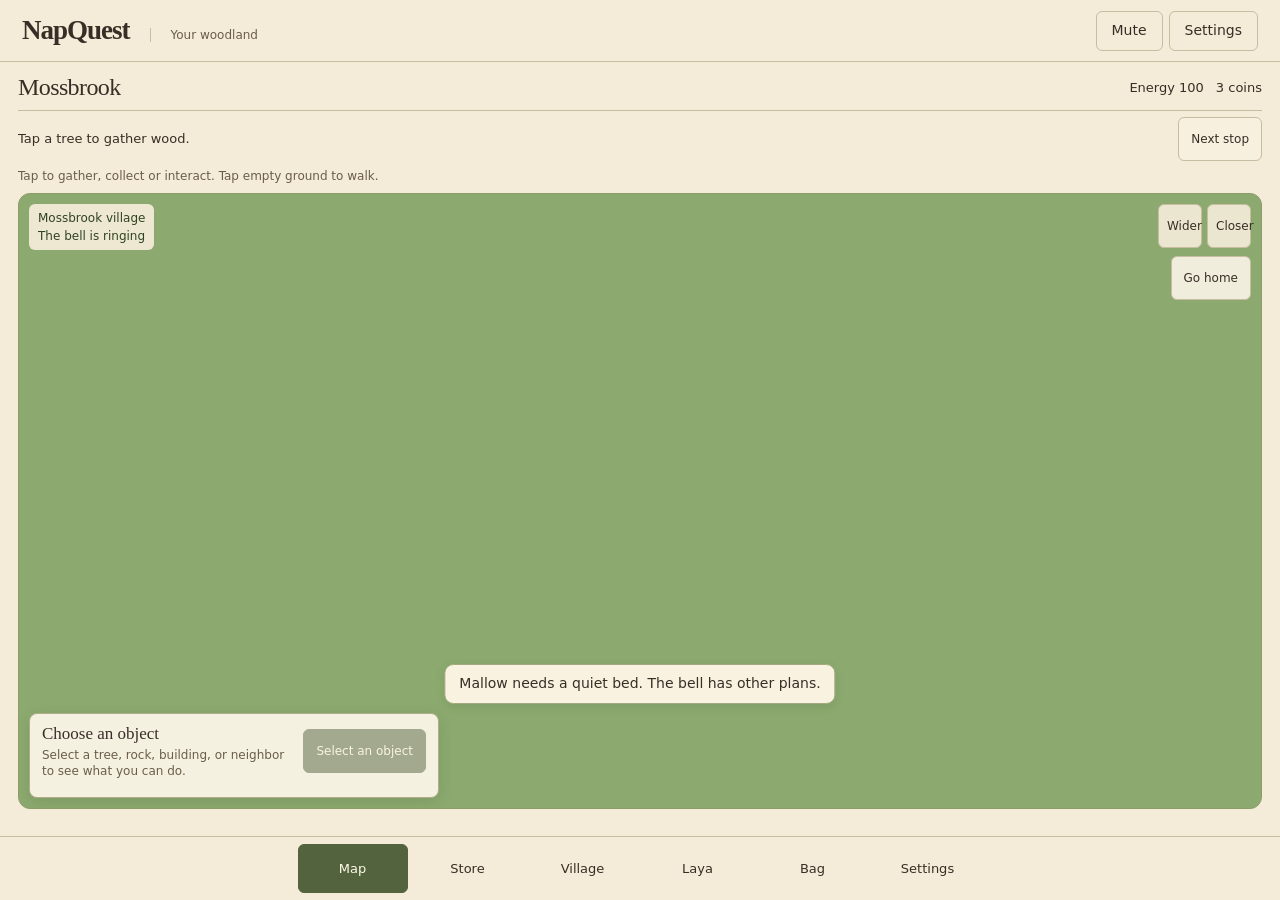
<file: web/explore.html>
<!doctype html>
<html lang="en"><head><meta charset="utf-8"><meta name="viewport" content="width=device-width,initial-scale=1,viewport-fit=cover"><title>NapQuest · Your woodland</title><link rel="icon" href="assets/mallow.png"><link rel="stylesheet" href="explore.css?v=4"><link rel="stylesheet" href="play-ui.css?v=4"></head>
<body data-page="map">
<header class="topbar"><a class="brand" href="./">NapQuest<span>Your woodland</span></a><div class="top-actions"><button id="mute-all" aria-pressed="false">Mute</button><button id="open-settings">Settings</button></div></header>
<main class="game-layout">
<section class="world-column" aria-label="Game world">
 <div class="chapter-line"><div><span id="chapter"></span><h1 id="quest-title">Mossbrook</h1></div><span id="energy">Energy 100</span><span id="hud-coins">3 coins</span></div>
 <div class="goal-ribbon"><p id="map-objective">Tap a tree to gather wood.</p><button id="story-route">Next stop</button></div>
 <p class="world-instructions">Tap to gather, collect or interact. Tap empty ground to walk.</p>
 <div id="viewport" class="world-viewport" tabindex="0" aria-label="Woodland map. Tap an object to walk over and interact. WASD or arrows to move.">
  <canvas id="terrain"></canvas><div id="cast" aria-hidden="true"></div><canvas id="foreground"></canvas><div id="map-markers" aria-hidden="true"></div>
  <div class="map-status"><span id="location">Mossbrook village</span><span id="bell-state">The bell is ringing</span></div>
  <button id="go-home" class="go-home">Go home</button><div class="zoom-controls" aria-label="Map zoom"><button id="zoom-out" aria-label="Zoom out">Wider</button><button id="zoom-in" aria-label="Zoom in">Closer</button></div>
  <div id="action-progress" class="action-progress" hidden><span id="action-progress-text"></span><progress id="action-meter" max="1" value="0"></progress></div>
  <div id="level-toast" class="level-toast" role="status" hidden></div><div id="dialogue" class="dialogue" role="status">Mallow needs a quiet bed. The bell has other plans.</div>
  <div id="placement-toolbar" hidden><strong id="placement-label"></strong><button id="confirm-placement">Place here</button><button id="cancel-placement">Cancel</button></div>
  <div id="resource-pop" class="resource-pop" aria-hidden="true"></div>
  <div id="mobile-pad" class="mobile-pad" aria-label="Movement controls"><button data-direction="up" aria-label="Move north">↑</button><div><button data-direction="left" aria-label="Move west">←</button><button data-direction="down" aria-label="Move south">↓</button><button data-direction="right" aria-label="Move east">→</button></div></div>

 <section class="interaction-panel" aria-label="Selected object"><div><h2 id="target-name">Choose an object</h2><p id="target-detail">Select a tree, rock, building, or neighbor to see what you can do.</p></div><button id="interact" disabled>Select an object</button><div id="target-actions" class="target-actions"></div></section>
  <section id="home-scene" class="home-scene" aria-label="Inside Mallow's home" hidden>
   <img src="assets/mallow-bedroom.png" alt="Mallow asleep in his bed inside the hollow tree, under a leaf blanket, with his bag hanging from the bedpost.">
   <div class="home-heading"><span>Inside Mallow's hollow</span><h2 id="rest-title">Getting comfortable…</h2></div>
   <div class="home-footer"><p id="rest-description">Mallow has put down his bag and curled up in bed.</p><button id="wake">Wake up & go outside</button></div>
  </section>
 </div>
 <div class="status-strip"><span id="coordinates"></span><span id="model-state"></span><span id="save-state"></span></div>
</section>
<aside id="play-panel" aria-label="Game controls" hidden>
 <div class="panel-heading"><h2 id="panel-title">Village</h2><button id="close-panel" aria-label="Close panel and return to map">Back to map</button></div>
 <div class="panel-content">
 <div data-page="store" hidden><p id="store-balance"></p><div class="store-tabs" aria-label="Store categories"><button data-shop-tab="structures" aria-pressed="true">Structures</button><button data-shop-tab="artifacts" aria-pressed="false">Artifacts</button><button data-shop-tab="supplies" aria-pressed="false">Supplies</button></div><div id="store-items"></div><button id="store-sell" hidden>Sell 2 berries at the market · earn 1 coin</button><details id="recipes-disclosure" hidden><summary>Workbench recipes</summary> <section id="craft-panel" class="craft-panel" hidden><h2>At the workbench</h2><button data-craft="muffler">Craft bell muffler <small>Uses 2 fiber + 1 honey</small></button><button data-craft="picnic">Pack a picnic <small>Uses 2 berries + 1 food</small></button></section></details><details class="material-recipes"><summary>Craft structures with materials instead</summary> <section class="tools-panel"><h2>Build your village</h2><div id="build-catalog" class="tool-grid"></div><p id="build-hint" class="hint">Choose an unlocked building, select nearby empty ground, then confirm Place here. Walls stay selected so you can place a line. Select damaged walls to repair them.</p></section></details></div>
 <div data-page="village" hidden> <section class="village-panel"><h2 id="village-level">Humble hollow · level 1 / 5</h2><p id="upgrade-cost"></p><button id="upgrade-home">Upgrade home</button><p id="next-unlocks" class="hint"></p><p id="raid-preview"></p><div id="raid-state"></div><div class="tool-grid"><button id="start-raid">Start village raid</button><button id="defend" hidden>Shoo nearby raiders</button></div><p class="hint">Raids start when you choose. Walls absorb attacks; gates let friendly traffic through. Boars can break them. Defenders recover after each battle.</p></section> <section class="army-panel"><h2>Your defenders</h2><p id="troop-status"></p><div id="troop-buttons" class="tool-grid"></div><p id="army-roster" class="hint"></p></section> <section class="industry-panel"><h2>Village production</h2><p id="production-status"></p><p class="hint">Mines work while this village is open. Select a mine, walk over and collect. Stock is saved, with no offline catch-up.</p></section> <section class="evolution-panel" aria-label="Home progression"><div id="home-evolution" class="home-evolution"></div><p id="progression-detail" aria-live="polite"></p></section></div>
 <div data-page="laya" hidden> <section class="laya-panel"><h2>Give Laya a continuing project</h2><div class="goal-presets"><button data-goal="Upgrade my home to level 5. Gather materials, earn coins, rest when needed, and keep working until my home reaches level 5.">Home level 5</button><button data-goal="Explore new woodland. Buy or eat food to keep going, and return home before energy runs out.">Explore safely</button><button data-goal="Work and earn 10 additional coins. Keep working until you have earned all 10 coins.">Earn 10 coins</button><button data-goal="Spend all my coins buying things at the market.">Spend my coins</button></div><p id="project-status" role="status">Choose a goal to see its progress.</p><label for="goal">His ambition</label><textarea id="goal" maxlength="280" rows="3">Quiet the village bell, go inside my home, and enjoy a peaceful nap with as little work as possible.</textarea><button id="autoplay" class="primary">Let Laya take over</button><p id="ai-choice" class="hint">Ask Laya to earn coins, build, train, gather, shop, craft, plant, clear land, move assets, repair or fight. It gathers prerequisites and saves its progress. Move or click the map to take control.</p><p id="ai-location" class="hint" role="status">Checking where Laya is running...</p></section> <section class="story-panel"><h2 id="guide-title">What to do next</h2><h3 id="next-task"></h3><p id="next-description"></p><ol id="quest-steps" class="quest-steps"></ol><details><summary>Optional village story</summary><p id="quest-text"></p><p id="quest-hint" class="hint"></p></details></section> <details id="journal"><summary>The afternoon so far</summary><ol id="events"></ol></details>
</div>
 <div data-page="bag" hidden><h3>Your resources</h3><div id="inventory" class="inventory" aria-label="Inventory"></div><p id="resource-use" class="resource-use">Select a resource to see its uses.</p><h3>Artifacts</h3><div id="owned-artifacts"></div><div id="compass-results"></div> <section class="rest-tools"><h2>Need a break?</h2><div class="tool-grid"><button id="eat">Eat a snack</button><button id="nap">Nap on the grass</button></div></section><div id="bee-escort" hidden><p>Your bee coworkers escort this shift.</p><button id="dismiss-bees">Send coworkers back</button></div><button id="plant">Plant a berry seed</button></div>
 <div data-page="settings" hidden><div class="settings-shortcuts" aria-label="Settings sections"><button data-settings-section="settings-layout">Layout</button><button data-settings-section="settings-sound">Sound</button><button data-settings-section="settings-play">Play</button></div>
  <section id="settings-sound"><h3>Sound</h3><p>Mute everything from the top bar, or adjust the mix here.</p><div class="setting-row"><button id="sound-toggle" aria-pressed="true">Effects on</button><button id="ambience-toggle" aria-pressed="true">Ambience on</button></div></section>
  <section id="settings-play"><h3>Play preferences</h3><label class="setting-row" for="nap-duration">Wake after <select id="nap-duration"><option value="5">5 seconds</option><option value="7" selected>7 seconds</option><option value="10">10 seconds</option></select></label><label class="setting-row" for="tap-actions">Tap to gather automatically <input id="tap-actions" type="checkbox" checked></label><label class="setting-row" for="movement-pad">Show movement buttons <input id="movement-pad" type="checkbox"></label><p class="hint">Sleep ends automatically. Markets, jobs and paid repairs still show their choices first.</p></section>
  <section id="settings-layout"><h3>Arrange your village</h3><p>Move home, buildings and woodland assets without paying again. Select an asset, choose empty ground, then confirm. Entrances stay reachable.</p><button id="edit-layout">Edit village layout</button><div id="layout-assets"></div><button id="undo-layout" disabled>Undo last move</button></section>
  <section><h3>Your saved woodland</h3><p id="save-note">Progress saves automatically on this browser.</p><button id="save">Save now</button><details><summary>Start over</summary><p>A new world replaces this world's saved progress.</p><button id="new-world">New world</button></details></section>
  <section><button id="help-toggle" aria-expanded="false">How to play</button> <div id="help" class="help" hidden><h2>Your village, your next goal</h2><p>Play by hand, or choose a continuing Laya project: upgrade home to level 5, explore safely, or spend your coins. Build structures by choosing a recipe, selecting nearby ground, and confirming its preview. Gardens grow berries for food and money. Home level 2 unlocks mines, walls, gates and towers. Level 3 unlocks barracks and guards; level 4 adds rangers and cannons. Level 5 unlocks the Goose Captain siege. Collect mine stock, recruit defenders and repair damaged walls before challenging a raid. A level 2 home has a soundproof bedroom for recharging.</p><h3>The optional quiet-bell story</h3><p>The bell rings every eight seconds. A wax-and-fiber muffler will stop it. The beekeeper has honey wax, across a broken river bridge.</p><ol><li>Chop two trees and mine one rock. This gives 4 wood, 2 fiber, and 2 stone.</li><li>Repair the crossing with the wood and stone. Cross the river and accept the beekeeper's honey job.</li><li>At a workbench, craft the muffler with 2 fiber and 1 honey. Fit it to the village bell.</li><li>Enter your hollow tree and take a proper nap. You can keep playing afterward.</li></ol><p>Tap trees, rocks and stocked mines to walk over and gather. Shops, jobs and repairs open choices before spending or accepting. E repeats the selected action. Clicking empty ground walks there. Moving cancels a task.</p><p>Free honey comes with three bee coworkers. Stealing Kevin's picnic starts a goose chase. Building and planting are optional. New terrain and resources appear as you explore; the story stays around the village.</p><span id="chunks"></span></div></section>
  <footer><a id="practice-link" href="?practice=1">Separate practice story</a><a href="?defense=5">Supplied level 5 siege</a></footer>
 </div>
 </div>
</aside></main>
<nav class="game-nav" aria-label="Game navigation"><button data-page-link="map" aria-current="page">Map</button><button data-page-link="store">Store</button><button data-page-link="village">Village</button><button data-page-link="laya">Laya</button><button data-page-link="bag">Bag</button><button data-page-link="settings">Settings</button></nav>
<script type="module" src="explore.js?v=4"></script></body></html>
</file>
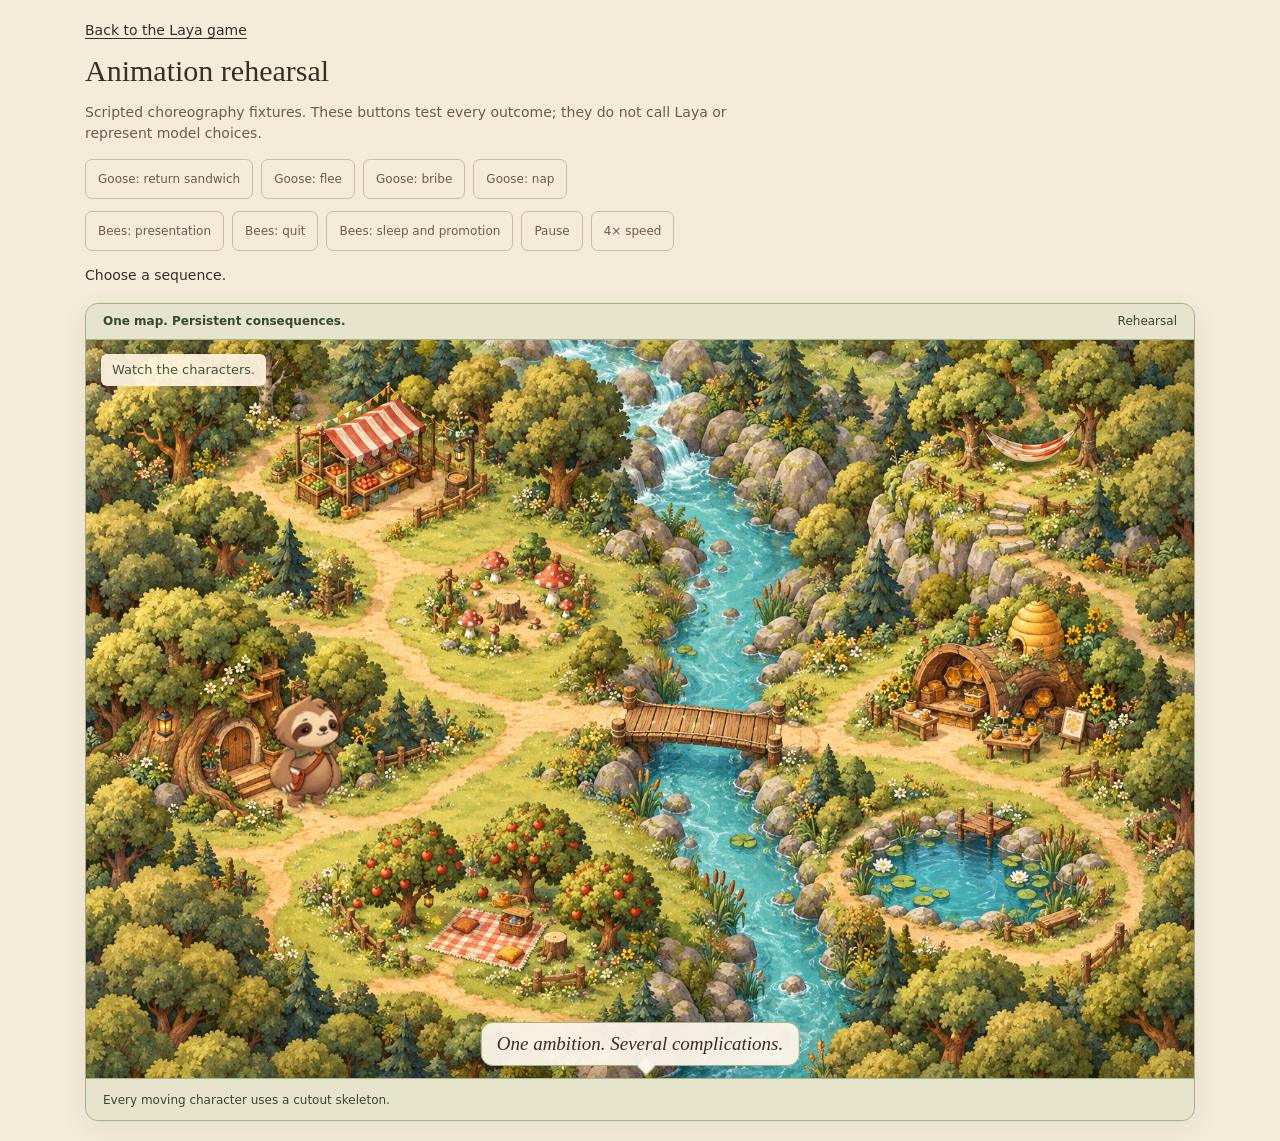
<file: web/lab.html>
<!doctype html><html lang="en"><head><meta charset="utf-8"><meta name="viewport" content="width=device-width,initial-scale=1"><title>NapQuest · Animation rehearsal</title><link rel="stylesheet" href="adventure.css?v=3"><style>main{max-width:1150px;padding:20px}.lab-controls{display:flex;flex-wrap:wrap;gap:8px;margin:12px 0}.lab-controls button{min-height:40px}.map-shell{width:100%!important}.lab-note{max-width:75ch;color:var(--muted)}.lab-status{min-height:24px}h1{font:30px var(--serif);margin:0}.lab-link{display:inline-block;margin-bottom:12px}@media(max-width:600px){main{padding:12px}h1{font-size:24px}.lab-controls button{font-size:11px;padding:5px 7px}}</style></head><body><main><a class="lab-link" href="/">Back to the Laya game</a><h1>Animation rehearsal</h1><p class="lab-note">Scripted choreography fixtures. These buttons test every outcome; they do not call Laya or represent model choices.</p><div class="lab-controls" aria-label="Goose outcomes"><button class="ghost" data-goose="return">Goose: return sandwich</button><button class="ghost" data-goose="run">Goose: flee</button><button class="ghost" data-goose="bribe">Goose: bribe</button><button class="ghost" data-goose="nap">Goose: nap</button></div><div class="lab-controls" aria-label="Bee outcomes"><button class="ghost" data-bees="pitch">Bees: presentation</button><button class="ghost" data-bees="quit">Bees: quit</button><button class="ghost" data-bees="sleep">Bees: sleep and promotion</button><button class="ghost" id="lab-pause">Pause</button><button class="ghost" id="lab-speed">4× speed</button></div><p id="lab-status" class="lab-status" role="status">Choose a sequence.</p><section class="map-shell" aria-label="Animation stage"><div class="map-top"><span>One map. Persistent consequences.</span><span id="lab-progress">Rehearsal</span></div><div id="world" class="world"><img class="world-art" src="assets/woodland-painted.png" alt="A coherent painted woodland with orchard, home, market, bridge, duck pond, and bee workplace."><div id="actor"></div><div id="scene-name" class="scene-name">Watch the characters.</div><div id="speech" class="speech">One ambition. Several complications.</div></div><div class="map-bottom"><span id="lab-caption">Every moving character uses a cutout skeleton.</span></div></section></main><script type="module" src="lab.js"></script></body></html>
</file>
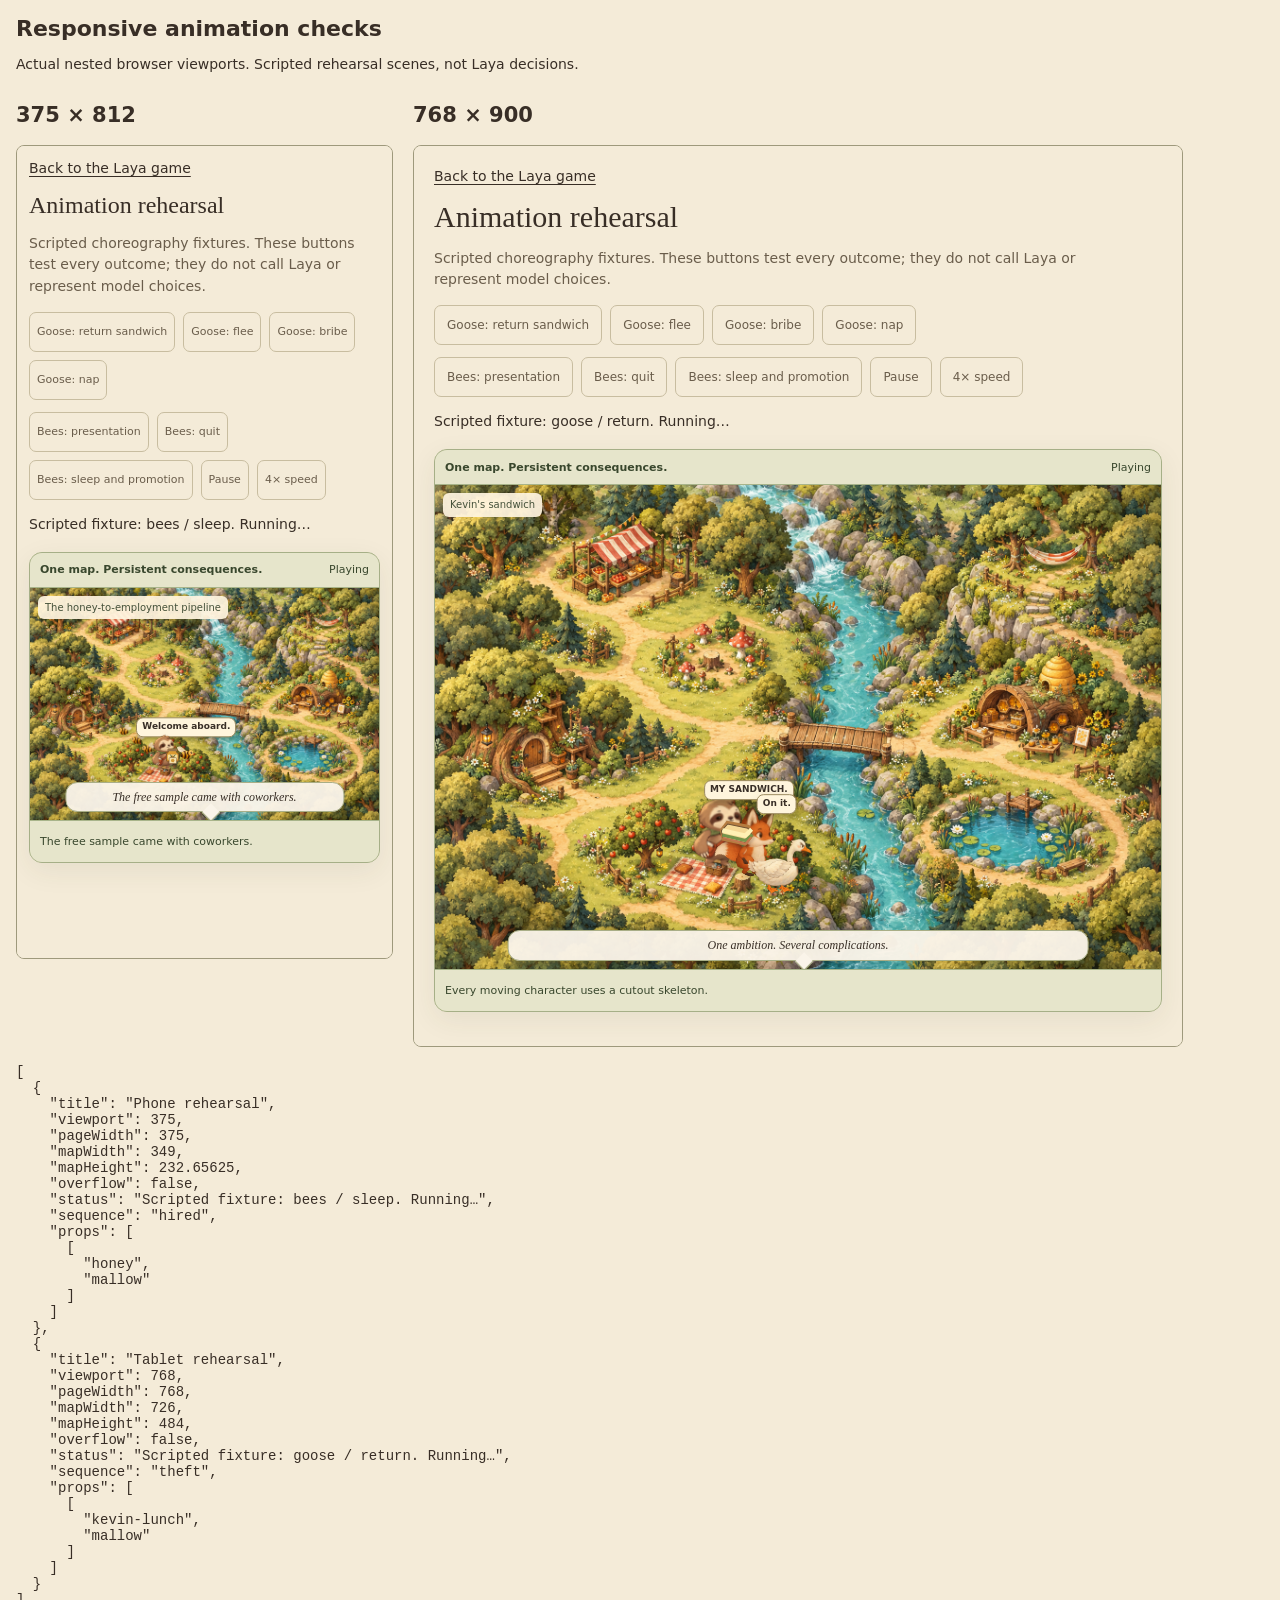
<file: web/responsive-check.html>
<!doctype html><html lang="en"><head><meta charset="utf-8"><title>NapQuest responsive fixtures</title><style>body{background:#f4ebd8;font:14px system-ui;color:#382e26;margin:16px}.screens{display:flex;gap:20px;align-items:flex-start}iframe{border:1px solid #9e997c;border-radius:8px;background:#f4ebd8}h1{font-size:22px}p{max-width:70ch}</style></head><body><h1>Responsive animation checks</h1><p>Actual nested browser viewports. Scripted rehearsal scenes, not Laya decisions.</p><div class="screens"><section><h2>375 × 812</h2><iframe title="Phone rehearsal" width="375" height="812" src="lab.html?auto=bees&action=sleep"></iframe></section><section><h2>768 × 900</h2><iframe title="Tablet rehearsal" width="768" height="900" src="lab.html?auto=goose&action=return"></iframe></section></div><pre id="layout-metrics" aria-label="Responsive measurements">Waiting for frames.</pre><script>
function measure(){
 const reports=[...document.querySelectorAll('iframe')].map(f=>{
  const d=f.contentDocument;if(!d?.querySelector('.world'))return {title:f.title,loading:true};
  const r=d.querySelector('.world').getBoundingClientRect();
  return {title:f.title,viewport:f.contentWindow.innerWidth,pageWidth:d.documentElement.scrollWidth,mapWidth:r.width,mapHeight:r.height,overflow:d.documentElement.scrollWidth>f.contentWindow.innerWidth,status:d.querySelector('#lab-status')?.textContent,sequence:d.querySelector('#world').dataset.sequence,props:[...d.querySelectorAll('[data-prop]')].map(p=>[p.dataset.prop,p.dataset.owner])};
 });document.querySelector('#layout-metrics').textContent=JSON.stringify(reports,null,2);
}setInterval(measure,1000);
</script></body></html>
</file>
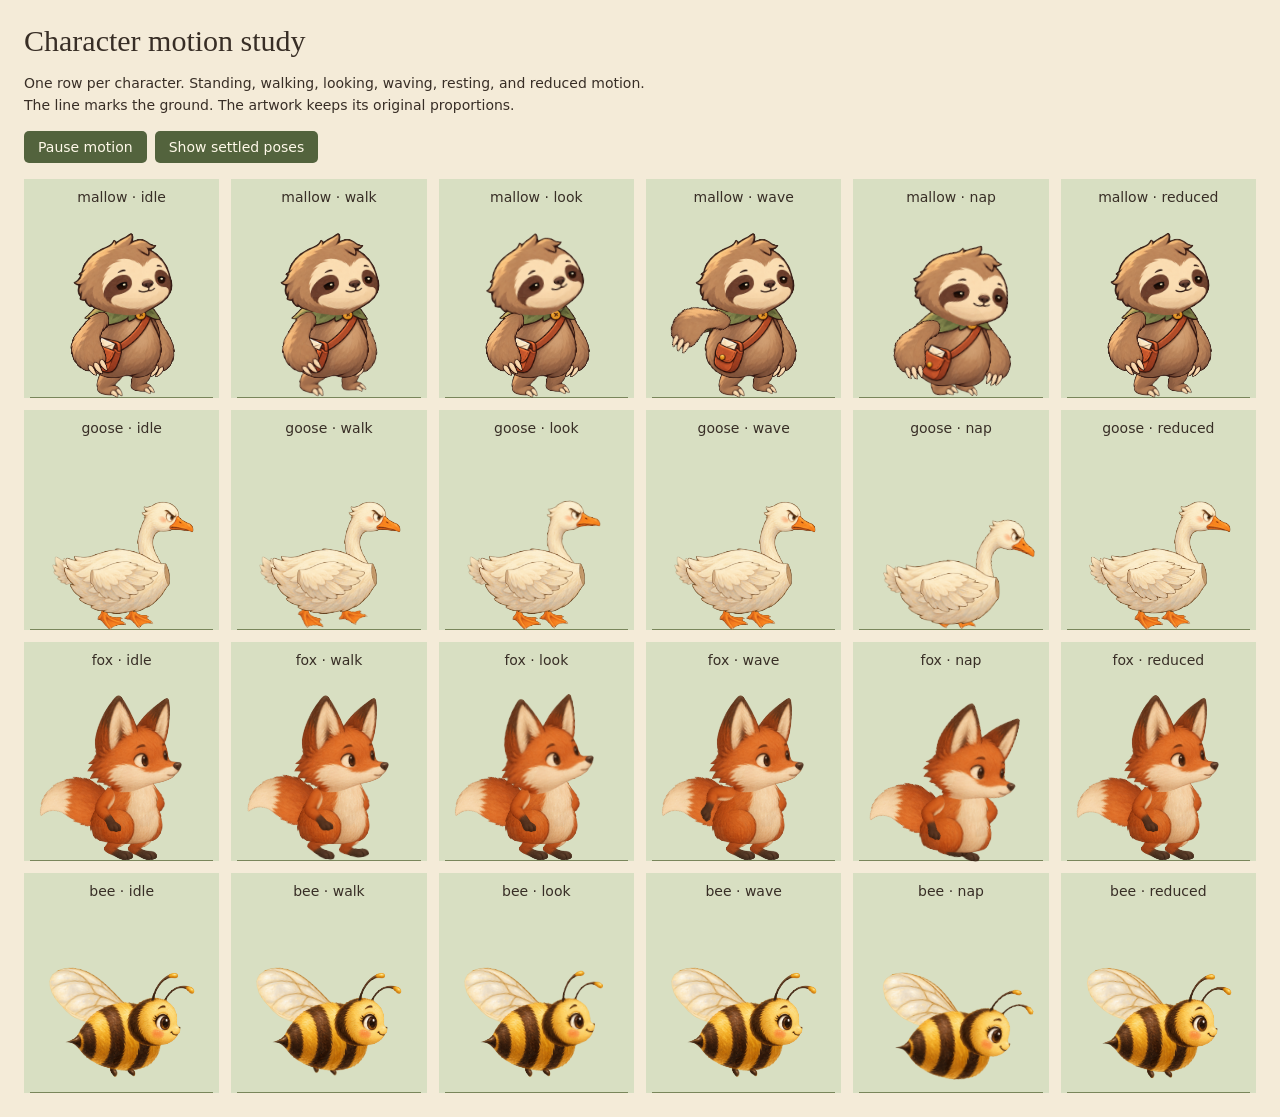
<file: web/rig-preview.html>
<!doctype html>
<html lang="en"><meta charset="utf-8"><meta name="viewport" content="width=device-width,initial-scale=1">
<title>NapQuest character motion study</title>
<style>
*{box-sizing:border-box}body{margin:24px;background:#f4ebd8;color:#382e26;font:14px system-ui}h1{font:30px Georgia;margin:0 0 12px}p{max-width:70ch;line-height:1.6}button{font:inherit;padding:8px 14px;margin:0 8px 16px 0;background:#53633d;color:#fff9e9;border:0;border-radius:5px}main{display:grid;grid-template-columns:repeat(6,minmax(125px,1fr));gap:12px}figure{margin:0;background:#d8dfc2;padding:10px 6px 0}figcaption{text-align:center}.actor{width:100%;max-width:200px;margin:auto;border-bottom:1px solid #79865b}.skeleton{display:block;width:100%}@media(max-width:850px){main{grid-template-columns:repeat(3,1fr)}}
</style>
<h1>Character motion study</h1><p>One row per character. Standing, walking, looking, waving, resting, and reduced motion. The line marks the ground. The artwork keeps its original proportions.</p>
<button id="pause">Pause motion</button><button id="settle">Show settled poses</button><main></main>
<script type="module">
import {CutoutRig} from './rig.js';
const rigs=[];let paused=false;
for(const kind of ['mallow','goose','fox','bee'])for(const mode of ['idle','walk','look','wave','nap','reduced']){
 const figure=document.createElement('figure'),caption=document.createElement('figcaption'),host=document.createElement('div');
 caption.textContent=`${kind} · ${mode}`;host.className='actor';figure.append(caption,host);document.querySelector('main').append(figure);
 rigs.push({rig:new CutoutRig(kind,host),mode});
}
document.querySelector('#pause').onclick=e=>{paused=!paused;e.target.textContent=paused?'Resume motion':'Pause motion';};
document.querySelector('#settle').onclick=()=>{for(let i=0;i<120;i++)for(const {rig,mode}of rigs)rig.update(1/60,mode==='walk'?110:0,mode,mode==='reduced');};
let last=performance.now();function frame(now){const dt=Math.min(.05,(now-last)/1000);last=now;if(!paused)for(const {rig,mode}of rigs)rig.update(dt,mode==='walk'?110:0,mode,mode==='reduced');requestAnimationFrame(frame);}requestAnimationFrame(frame);
</script></html>
</file>
<file: web/explore.css>
:root{--paper:#f4ebd8;--ink:#382e26;--muted:#6a5d4b;--moss:#53633d;--line:#c8bda0;--panel:#faf4e7}*{box-sizing:border-box}body{margin:0;background:var(--paper);color:var(--ink);font:14px/1.5 system-ui,sans-serif}button,textarea{font:inherit;color:inherit}button{cursor:pointer;min-height:40px;border:1px solid var(--line);border-radius:6px;background:#f8f0df;padding:8px 12px}button:hover{background:#e8e3c9}button:disabled{opacity:.5;cursor:default}button:focus-visible,a:focus-visible,textarea:focus-visible{outline:3px solid #a85b3b;outline-offset:3px}button small{display:block;color:var(--muted);font-size:11px}[hidden]{display:none!important}.topbar{height:74px;max-width:1600px;margin:auto;padding:0 28px;display:flex;align-items:center;justify-content:space-between;border-bottom:1px solid var(--line)}.brand{font:bold 30px Georgia,serif;text-decoration:none;color:var(--ink);letter-spacing:-1px}.brand span{font:12px system-ui,sans-serif;letter-spacing:0;color:var(--muted);padding-left:20px;margin-left:20px;border-left:1px solid var(--line)}.top-actions{display:flex;gap:8px}.top-actions button{background:transparent;border:0}main{max-width:1600px;margin:auto;display:grid;grid-template-columns:minmax(0,1fr) 300px;gap:26px;padding:22px 28px}.world-column{min-width:0}.chapter-line{display:flex;align-items:center;justify-content:space-between;gap:15px;margin-bottom:16px}.chapter-line span{font-size:12px;color:var(--muted)}h1{font:400 clamp(22px,2.3vw,31px)/1.15 Georgia,serif;letter-spacing:-.6px;margin:4px 0}h2{font:400 21px Georgia,serif;margin:0 0 12px}h3{font:400 18px Georgia,serif}.world-viewport{height:min(69svh,800px);min-height:420px;width:100%;position:relative;overflow:clip;border:1px solid #8c9c6a;border-radius:12px;background:#8caa6f;touch-action:none;isolation:isolate;outline-offset:3px}.world-viewport canvas{position:absolute;inset:0;width:100%;height:100%;pointer-events:none}#terrain{z-index:0}#foreground{z-index:20}#cast{position:absolute;inset:0;pointer-events:none;z-index:10}.explorer-character{position:absolute;width:82px;height:86px;transform:translate(-50%,-100%);pointer-events:none;will-change:transform,left,top;filter:drop-shadow(1px 4px 2px #34482845)}.explorer-character>.skeleton{width:100%;height:100%;overflow:visible}.explorer-character svg svg{overflow:hidden}.character-name{position:absolute;bottom:98%;left:50%;translate:-50% 0;color:#382e26;background:#faf2deda;white-space:nowrap;padding:2px 6px;border-radius:4px;font-size:11px}.map-status{position:absolute;left:14px;top:12px;display:flex;gap:12px;z-index:30;color:#304323;background:#f6eddaed;border-radius:6px;padding:6px 10px;font-size:12px}.zoom-controls{position:absolute;right:12px;top:12px;z-index:30;display:flex;gap:5px}.zoom-controls button{width:35px;min-height:35px;padding:0;font-size:20px;background:#f5edd9e8}.dialogue{position:absolute;bottom:76px;left:50%;translate:-50% 0;background:#fff6e6f2;color:#382e26;padding:10px 16px;border-radius:9px;border:1px solid #a4a980;max-width:85%;width:max-content;z-index:30;text-align:center;font:italic 17px/1.4 Georgia,serif;box-shadow:0 4px 12px #34482820;pointer-events:none}.interact-bar{position:absolute;bottom:12px;left:12px;right:12px;z-index:30;display:flex;align-items:center;justify-content:space-between;gap:10px;background:#fbf1ddf0;border:1px solid #b3b08b;padding:7px 9px;border-radius:8px}.interact-bar span{font-size:12px}.interact-bar button{background:var(--moss);border-color:var(--moss);color:#fff6df;flex-shrink:0}.interact-bar kbd{font:11px system-ui;opacity:.7;margin-left:7px}.status-strip{display:flex;gap:16px;justify-content:space-between;flex-wrap:wrap;padding:10px 2px;color:var(--muted);font-size:11px;font-variant-numeric:tabular-nums}.inventory{display:flex;flex-wrap:wrap;gap:6px}.inventory>span{padding:6px 9px;border:1px solid var(--line);border-radius:5px;font-size:12px;background:#f7eedb}.inventory b{font-variant-numeric:tabular-nums;margin-right:5px}.inventory .empty{color:var(--muted)}aside{padding-top:8px;max-height:calc(100svh - 115px);overflow:auto;scrollbar-color:#9da47a transparent;scrollbar-width:thin}aside>section{padding:0 0 20px;margin-bottom:20px;border-bottom:1px solid var(--line)}aside p{color:var(--muted);font-size:13px;margin:0 0 10px}.hint{font-size:12px!important;color:#5b6842!important}.tool-grid{display:grid;grid-template-columns:1fr 1fr;gap:7px}.tool-grid button{font-size:12px;padding:7px}.tools-panel .hint{margin-top:10px}.target-actions{display:flex;gap:6px;flex-wrap:wrap}.target-actions button{font-size:12px;padding:6px 9px}.craft-panel{margin-top:14px}.craft-panel button{display:block;width:100%;margin:7px 0;text-align:left}.laya-panel label{font-size:12px;color:var(--muted);display:block;margin-bottom:5px}.laya-panel textarea{width:100%;resize:vertical;min-height:76px;border:1px solid var(--line);border-radius:6px;background:var(--panel);padding:10px;font-size:12px;line-height:1.5}.primary{display:block;width:100%;margin:10px 0;background:var(--moss);color:#fff6df;border-color:var(--moss)}.primary:hover{background:#425330}details summary{cursor:pointer;color:var(--muted);font-size:12px}details ol{padding-left:21px;font-size:12px;color:var(--muted)}details li{margin:9px 0}.help{max-width:75ch;color:var(--muted);font-size:13px;padding:10px 0}.mobile-pad{display:none}footer{max-width:1600px;margin:auto;padding:0 28px 20px;display:flex;justify-content:space-between;font-size:11px;color:var(--muted)}footer a{color:inherit;text-underline-offset:3px}::selection{background:#d0d9b0}
@media(max-width:1000px){main{grid-template-columns:minmax(0,1fr) 260px;padding:16px;gap:16px}.topbar{padding:0 16px}.brand span{display:none}.world-viewport{min-height:400px}.map-status{font-size:11px;gap:7px}.dialogue{font-size:15px}h1{font-size:25px}}
@media(max-width:760px){.topbar{height:60px}.brand{font-size:25px}.top-actions{gap:0}.top-actions button{font-size:11px;padding-inline:7px}main{display:block;padding:14px 10px}.chapter-line{margin-bottom:12px;align-items:flex-start}.chapter-line span{font-size:11px}h1{font-size:24px}.chapter-line button{font-size:11px;padding:6px 9px;flex-shrink:0}.world-viewport{height:62svh;min-height:380px}.map-status{max-width:75%;flex-wrap:wrap;gap:0 10px;left:8px;top:8px;padding:4px 7px}.zoom-controls{right:7px;top:7px}.zoom-controls button{width:31px;min-height:31px}.dialogue{font-size:14px;bottom:82px;max-width:91%;padding:8px 11px}.interact-bar{left:7px;right:7px;bottom:7px}.interact-bar span{font-size:11px;max-width:60%}.interact-bar button{font-size:12px;padding:7px}.mobile-pad{display:block;position:absolute;left:10px;bottom:142px;z-index:30;text-align:center;opacity:.85}.mobile-pad button{padding:0;min-height:34px;width:34px;margin:2px;background:#f6efdbe6}.mobile-pad>div{display:flex}.status-strip{gap:5px 12px;justify-content:flex-start}.inventory>span{padding:5px 7px;font-size:11px}aside{margin-top:22px;max-height:none;overflow:visible;display:grid;grid-template-columns:1fr 1fr;gap:18px}aside>section{margin-bottom:0}.story-panel,.laya-panel,details{grid-column:1/-1}.tools-panel{grid-column:1/-1}.tool-grid{grid-template-columns:repeat(3,1fr)}.laya-panel textarea{font-size:16px}.laya-panel h2{margin-top:0}footer{padding:5px 12px 18px;display:block}footer a{display:block;margin-top:8px}}
@media(prefers-reduced-motion:reduce){*{scroll-behavior:auto!important}}
/* The map shows the world; the panel explains a choice before it happens. */
.world-instructions{font-size:12px;color:var(--muted);margin:-4px 0 12px}.world-viewport{height:min(62svh,720px);min-height:390px}.dialogue{bottom:17px;font-size:16px;max-width:76%}.zoom-controls button{width:auto;font-size:11px;min-height:32px;padding:4px 8px}.map-status{max-width:68%;flex-wrap:wrap;gap:2px 12px}.map-status .ringing{color:#92401f;font-weight:650}.interaction-panel{display:grid;grid-template-columns:1fr auto;gap:8px 20px;align-items:center;padding:16px 0;border-bottom:1px solid var(--line)}.interaction-panel h2{font:400 21px Georgia,serif;margin:0 0 5px}.interaction-panel p{font-size:12px;color:var(--muted);margin:0;max-width:65ch}.interaction-panel>button{background:var(--moss);color:#fff6df;border-color:var(--moss);max-width:220px}.interaction-panel .target-actions{grid-column:1/-1}.quest-steps{padding-left:20px;font-size:12px;color:var(--muted);line-height:1.9}.quest-steps .done{color:var(--moss);text-decoration:line-through;text-decoration-thickness:1px}#next-task{font-size:19px;margin:0 0 9px}.story-panel details p{margin-top:9px}.tools-panel{margin-bottom:22px}.tools-panel>summary{margin-bottom:12px;font-size:14px;color:var(--ink)}.tools-panel .hint{margin-top:9px}.rest-tools{padding-top:0}.home-scene{position:absolute;inset:0;z-index:50;background:#4c3323;display:flex;align-items:center;justify-content:center}.home-scene>img{width:100%;height:100%;object-fit:contain}.home-heading{position:absolute;top:16px;left:18px;background:#fbf0dfeF;padding:10px 16px;border-radius:7px;max-width:85%}.home-heading>span{font-size:11px;color:#67513d}.home-heading h2{margin:2px 0 0;font-size:24px}.home-footer{position:absolute;bottom:16px;left:18px;right:18px;display:flex;align-items:center;justify-content:space-between;gap:18px;background:#fbf0dff2;padding:12px 16px;border-radius:7px}.home-footer p{margin:0;font-size:13px;max-width:55ch}.home-footer button{flex-shrink:0;background:var(--moss);color:#fff6df}.action-progress{position:absolute;top:64px;left:50%;translate:-50% 0;z-index:31;background:#faf0dfea;border-radius:6px;padding:8px 13px;text-align:center;min-width:190px;font-size:12px}.action-progress progress{display:block;width:100%;height:5px;margin-top:6px;accent-color:var(--moss)}.resource-pop{position:absolute;z-index:31;transform:translate(-50%,-100%);background:#faf0dff5;color:#3f512e;border:1px solid #7d915f;padding:6px 10px;border-radius:5px;font-size:12px;font-weight:600;white-space:nowrap;pointer-events:none}.map-sign{position:absolute;transform:translate(-50%,-100%);font-size:11px;line-height:1.3;padding:2px 5px;border-radius:3px;background:#f7eddbde;color:#453725;white-space:nowrap;pointer-events:none}#map-markers{position:absolute;inset:0;z-index:21;pointer-events:none}.next-marker{background:#52643f;color:#fff7df;font-size:11px;padding:3px 7px}.mobile-pad{bottom:89px}
@media(max-width:760px){.topbar{height:auto;min-height:62px;flex-wrap:wrap;padding-block:8px;gap:4px}.top-actions{flex-wrap:wrap}.top-actions button{font-size:11px;min-height:32px;padding:4px 6px}.world-instructions{font-size:11px}.world-viewport{height:60svh;min-height:370px}.interaction-panel{grid-template-columns:1fr;gap:10px;padding-block:12px}.interaction-panel>button{max-width:none;width:100%;font-size:13px}.interaction-panel h2{font-size:20px}.interaction-panel .target-actions{grid-column:auto}.map-status{max-width:62%;font-size:11px}.zoom-controls{gap:3px}.zoom-controls button{font-size:11px;padding:3px 5px}.dialogue{font-size:13px;max-width:88%;bottom:15px}.home-heading{top:10px;left:10px;padding:8px 10px}.home-heading h2{font-size:20px}.home-footer{left:10px;right:10px;bottom:10px;display:block;padding:10px}.home-footer p{font-size:12px;margin-bottom:9px}.home-footer button{width:100%;font-size:12px}.action-progress{top:75px;font-size:11px}.resource-pop{font-size:11px}.tools-panel,.craft-panel,.rest-tools{grid-column:1/-1}.mobile-pad{bottom:100px}.map-sign{font-size:11px}.chapter-line button{max-width:110px}.home-scene>img{object-position:center}.quest-steps{font-size:12px}}
@media(prefers-reduced-motion:reduce){.home-scene{scroll-behavior:auto}}
.inventory>button{font-size:12px;min-height:34px;padding:5px 9px;background:#f7eedb}.inventory>button b{margin-right:5px}.resource-use{font-size:12px;color:var(--muted);min-height:2.5em;margin:9px 0 0;max-width:80ch}.village-panel>button{width:100%;margin:4px 0 10px;background:var(--moss);color:#fff6df}.village-panel .hint{margin:8px 0 12px}.village-panel .tool-grid{margin-top:10px}#raid-state{font-size:13px;font-weight:600}.goal-presets{display:flex;gap:5px;flex-wrap:wrap;margin-bottom:14px}.goal-presets button{font-size:11px;min-height:34px;padding:5px 8px}.bee-escort{display:flex;align-items:center;justify-content:space-between;gap:15px;border-top:1px solid var(--line);padding:12px 0;margin-top:10px}.bee-escort p{font-size:12px;margin:0}.bee-escort button{font-size:12px;flex-shrink:0}.tools-panel .tool-grid{grid-template-columns:1fr 1fr}.village-panel p{font-size:12px}.map-status{z-index:32}.top-actions button{min-height:40px}
@media(max-width:760px){.village-panel{grid-column:1/-1}.inventory>button{min-height:40px}.resource-use{font-size:12px}.bee-escort{display:block}.bee-escort button{margin-top:8px}.tools-panel .tool-grid{grid-template-columns:repeat(2,1fr)}}

/* A five-step chapter with visible rewards, active production, and a readable army. */
.evolution-panel{margin:0 0 16px;border-block:1px solid var(--line);padding:8px 0}.home-evolution{display:grid;grid-template-columns:repeat(5,minmax(0,1fr));gap:7px}.home-evolution button{border:0;border-bottom:3px solid transparent;background:transparent;padding:0 3px 5px;min-width:0;min-height:90px}.home-evolution button.current{border-color:#a87935;background:#e6dfc6}.home-evolution canvas{display:block;width:100%;height:80px;object-fit:contain}.home-evolution span{display:block;font:11px/1.3 system-ui,sans-serif;text-wrap:balance}.home-evolution .locked canvas{filter:grayscale(.8);opacity:.55}.evolution-panel p{margin:8px 0 0;font-size:12px;min-height:36px;color:var(--muted)}.tool-grid .locked{border-style:dashed}.army-panel .tool-grid{grid-template-columns:1fr}.army-panel .hint,.industry-panel .hint{margin-top:10px}.level-toast{position:absolute;z-index:45;left:50%;top:60px;translate:-50% 0;width:max-content;max-width:90%;background:#fff1bf;border:2px solid #b48b37;box-shadow:0 8px 28px #342e2944;color:#4c3923;padding:14px 20px;text-align:center;border-radius:8px;font:bold 19px/1.4 Georgia,serif;pointer-events:none}.painted-unit .skeleton canvas{width:100%;height:100%;object-fit:contain;transform-origin:50% 85%}.unit-health{position:absolute;top:2px;left:20%;width:60%;height:5px;accent-color:#527342;border:0}.enemy-unit .unit-health{accent-color:#ab513e}.army-panel #army-roster{font-size:11px}.world-viewport{height:min(56svh,680px);min-height:350px}
@media(max-width:760px){.home-evolution{gap:2px}.home-evolution canvas{height:63px}.home-evolution span{font-size:10px}.home-evolution button{padding-inline:1px;min-height:90px}.evolution-panel p{font-size:11px;min-height:55px}.army-panel,.industry-panel{grid-column:1/-1}.army-panel .tool-grid{grid-template-columns:1fr 1fr}.world-viewport{height:58svh;min-height:360px}.level-toast{font-size:16px;top:72px;padding:10px 12px}}

.practice-notice{font-size:12px;background:#e9dfbc;border-left:3px solid #9c793b;padding:8px 12px;margin:0 0 14px}footer{flex-wrap:wrap;gap:8px 18px}

.painted-unit .character-name{font-size:10px;padding:2px 4px}.map-sign{font-size:11px}

#production-status button{display:block;width:100%;text-align:left;font-size:12px;margin-bottom:6px}
</file>
<file: web/play-ui.css>
html,body{height:100%;overflow:hidden}body{height:100dvh;display:flex;flex-direction:column}button,select,input{min-height:44px}button{touch-action:manipulation}input,select,textarea{accent-color:var(--moss);caret-color:var(--ink)}::selection{background:#d3dcbb;color:var(--ink)}
.topbar{width:100%;max-width:none;flex:0 0 62px;height:62px;padding:0 22px}.brand{font-size:27px}.brand span{font-size:12px}.top-actions{gap:6px}.top-actions button{border:1px solid var(--line);padding:8px 15px}.top-actions #mute-all[aria-pressed=true]{background:var(--ink);color:var(--paper)}
.game-layout{width:100%;max-width:none;min-height:0;flex:1;padding:12px 18px 0;gap:18px;grid-template-columns:minmax(0,1fr)}body:not([data-page=map]) .game-layout{grid-template-columns:minmax(0,1fr) 360px}.world-column{display:flex;flex-direction:column;min-height:0}.chapter-line{margin:0 0 8px;gap:12px}.chapter-line>div{margin-right:auto;min-width:0}.chapter-line h1{font:24px/1.15 Georgia,serif;margin:0;overflow:hidden;text-overflow:ellipsis;white-space:nowrap}.chapter-line #chapter{display:none}.chapter-line>span{color:var(--ink);white-space:nowrap;font-size:13px;font-variant-numeric:tabular-nums}.goal-ribbon{display:flex;align-items:center;justify-content:space-between;gap:16px;border-top:1px solid var(--line);padding:6px 0}.goal-ribbon p{margin:0;font-size:13px;overflow:hidden;display:-webkit-box;-webkit-line-clamp:2;-webkit-box-orient:vertical}.goal-ribbon button{flex-shrink:0;font-size:12px}.world-instructions{font-size:12px;color:var(--muted);margin:0 0 8px}.world-viewport{flex:1;min-height:0;height:auto;max-height:none;position:relative;touch-action:none}.status-strip{flex:0 0 27px;padding:5px 0;gap:8px;white-space:nowrap;overflow:hidden;font-size:12px}.practice-notice{font-size:12px;margin:0 0 6px;padding:6px 10px;background:#e9dfbe}
.map-status{max-width:calc(100% - 125px);font-size:12px;left:10px;top:10px;display:block;padding:5px 9px}.map-status span{display:block}.zoom-controls{top:10px;right:10px}.zoom-controls button{width:44px;min-height:44px;font-size:12px}.go-home{position:absolute;right:10px;top:62px;z-index:31;background:#faf4e7e8;min-height:44px;font-size:12px}.dialogue{bottom:104px;max-width:82%;font:14px/1.4 system-ui,sans-serif;padding:9px 14px;transition:opacity .15s;box-shadow:0 3px 10px #34482824}.dialogue[hidden]{display:none}.world-viewport .interaction-panel{position:absolute;bottom:10px;left:10px;right:auto;width:min(410px,calc(100% - 20px));z-index:33;margin:0;padding:10px 12px;background:#faf4e7f5;border:1px solid #b1ad8b;border-radius:8px;display:flex;flex-wrap:wrap;align-items:center;gap:8px;box-shadow:0 4px 14px #26391e24}.interaction-panel>div:first-child{flex:1;min-width:130px}.interaction-panel h2{font:17px Georgia,serif;margin:0 0 3px}.interaction-panel p{font-size:12px;line-height:1.35;margin:0;display:-webkit-box;-webkit-line-clamp:2;-webkit-box-orient:vertical;overflow:hidden}.interaction-panel #interact{font-size:12px;max-width:170px;min-height:44px}.interaction-panel .target-actions{flex-basis:100%;gap:6px}.target-actions button{min-height:44px;font-size:12px}.action-progress{top:80px;bottom:auto;left:50%;translate:-50% 0;max-width:65%;z-index:32;font-size:12px}.resource-pop{z-index:34}.mobile-pad{display:none!important;bottom:125px;right:12px;left:auto}.mobile-pad button{width:44px;min-height:44px}body[data-pad=true] .mobile-pad{display:block!important}body[data-editing=true] .world-viewport{border:2px solid var(--rust)}
#placement-toolbar{position:absolute;bottom:12px;left:50%;translate:-50% 0;z-index:36;display:flex;align-items:center;gap:8px;padding:10px;background:var(--panel);border:1px solid var(--line);border-radius:8px;max-width:calc(100% - 20px);box-shadow:0 5px 18px #26391e30}#placement-label{font-size:12px;max-width:220px;line-height:1.35}#confirm-placement{background:var(--moss);color:#fff9e9;font-size:12px}#cancel-placement{font-size:12px}.home-scene .home-heading{padding:18px}.home-scene .home-footer{padding:14px;bottom:0}.home-scene .home-footer p{font-size:13px}.home-scene .home-footer button{min-height:44px}
#play-panel{padding:0;min-height:0;max-height:none;overflow:hidden;display:flex;flex-direction:column;background:var(--panel);border:1px solid var(--line);border-radius:10px}#play-panel[hidden]{display:none}.panel-heading{display:flex;align-items:center;justify-content:space-between;padding:12px 14px;border-bottom:1px solid var(--line);flex-shrink:0;gap:10px}.panel-heading h2{margin:0;font:23px Georgia,serif}.panel-heading button{font-size:12px;min-height:44px}.panel-content{overflow:auto;overscroll-behavior:contain;padding:16px;scrollbar-width:thin;scrollbar-color:#8b926c #eee5d0;flex:1;min-height:0}.panel-content section{padding:0 0 18px;margin:0 0 18px;border-bottom:1px solid var(--line)}.panel-content h3{font:19px Georgia,serif;margin:0 0 12px}.panel-content p{font-size:13px;line-height:1.55;max-width:65ch}.panel-content button{font-size:13px}.panel-content footer{display:flex;flex-direction:column;align-items:flex-start;padding:0;font-size:12px;gap:12px}.panel-content details{margin:14px 0}.panel-content summary{cursor:pointer;min-height:44px;display:flex;align-items:center;text-decoration:underline;text-underline-offset:4px;font-size:13px}.setting-row{display:flex;align-items:center;justify-content:space-between;gap:12px;font-size:13px;margin:12px 0}.setting-row select{padding:8px;border:1px solid var(--line);border-radius:6px;background:var(--paper);font:inherit}.setting-row input{width:22px;min-height:44px}.setting-row button{flex:1}.inventory{display:grid;grid-template-columns:1fr 1fr;gap:8px}.inventory button{min-height:48px;text-align:left;background:#f4ebd8;border:1px solid var(--line);padding:9px}.inventory .empty{color:var(--muted)}.inventory b{font-size:18px}.resource-use{font-size:13px}.evolution-panel{border:0;padding:0;margin:18px 0}.home-evolution{gap:4px}.home-evolution button{padding:3px;min-height:85px}.home-evolution canvas{height:56px;width:100%}.home-evolution span{font-size:12px}.evolution-panel p{font-size:12px}.tool-grid{gap:8px}.tool-grid button{min-height:52px}.goal-presets{display:flex;gap:6px;flex-wrap:wrap}.laya-panel textarea{font-size:16px;min-height:110px}.laya-panel label{margin-top:16px}.laya-panel .primary{font-size:14px;min-height:48px}.game-nav{display:flex;justify-content:center;gap:5px;flex:0 0 64px;min-height:64px;padding:7px 12px calc(7px + env(safe-area-inset-bottom));background:var(--paper);border-top:1px solid var(--line);z-index:45}.game-nav button{width:110px;min-height:46px;background:transparent;border:1px solid transparent;font-size:13px}.game-nav button[aria-current=page]{background:var(--moss);color:#fff9e9;border-color:var(--moss)}.game-nav button:hover:not([aria-current=page]){background:#e8e3c9}
.store-tabs{display:flex;gap:5px;border-bottom:1px solid var(--line);padding-bottom:10px;margin-bottom:8px}.store-tabs button{flex:1;padding:8px 6px;font-size:12px}.store-tabs button[aria-pressed=true]{background:var(--moss);color:var(--panel)}.store-item{display:grid;grid-template-columns:68px 1fr;gap:10px;align-items:center;padding:15px 0;border-bottom:1px solid var(--line)}.store-item canvas{width:68px;height:74px;object-fit:contain}.store-item h3{font:17px Georgia,serif;margin:0 0 3px}.store-item p{font-size:12px;margin:0 0 8px}.store-item button{min-height:44px;width:100%;text-align:left}.store-item small{display:block;font-size:12px;color:var(--muted);margin-top:3px}.store-item button:disabled{opacity:.62}.material-recipes summary{font-size:13px}.owned-artifact{padding:10px 0;border-bottom:1px solid var(--line);font-size:13px}.owned-artifact strong{display:block}#compass-results button,#layout-assets button{display:block;width:100%;text-align:left;margin:7px 0;font-size:12px}#layout-assets{max-height:230px;overflow:auto;margin-top:12px}#undo-layout{margin-top:10px}#store-balance{font-size:15px;font-weight:600}.tool-grid .locked{opacity:.65}
@media(max-width:800px){.topbar{flex-basis:56px;height:56px;padding:0 10px;gap:8px;flex-wrap:nowrap}.brand{font-size:23px}.brand span{display:none}.top-actions button{padding:6px 11px;min-height:44px;font-size:12px}.game-layout,body:not([data-page=map]) .game-layout{display:flex;padding:8px 8px 0;gap:0;min-height:0}.world-column{flex:1}.chapter-line{margin-bottom:5px;gap:8px}.chapter-line h1{font-size:19px}.chapter-line>span{font-size:12px}.goal-ribbon{gap:8px;padding:4px 0}.goal-ribbon p{font-size:12px}.goal-ribbon button{padding:6px 9px;font-size:12px}.world-instructions{font-size:12px;margin-bottom:5px}.status-strip{font-size:12px;flex-basis:24px}.world-viewport{min-height:0;height:auto;border-radius:8px}.game-nav{flex-basis:calc(62px + env(safe-area-inset-bottom));min-height:62px;padding-left:5px;padding-right:5px;gap:2px}.game-nav button{width:auto;flex:1;padding:5px 2px;font-size:12px;min-height:46px}.map-status{font-size:12px;max-width:calc(100% - 112px);padding:5px 7px;top:8px;left:8px}.zoom-controls{right:8px;top:8px;gap:3px}.go-home{right:8px;top:59px}.dialogue{font-size:12px;bottom:112px;padding:8px 10px;max-width:90%}.world-viewport .interaction-panel{left:8px;bottom:8px;width:calc(100% - 16px);padding:8px 10px;gap:7px}.interaction-panel h2{font-size:16px}.interaction-panel p{font-size:12px}.interaction-panel #interact{max-width:150px}.action-progress{top:66px;max-width:64%}.practice-notice{padding:4px 7px;font-size:12px;margin-bottom:4px}#play-panel{position:fixed;left:8px;right:8px;bottom:calc(68px + env(safe-area-inset-bottom));max-height:72dvh;border-radius:14px 14px 8px 8px;z-index:42;box-shadow:0 -5px 24px #2b3c222d}.panel-heading{padding:8px 12px}.panel-heading h2{font-size:22px}.panel-content{padding:14px}.panel-content section{margin-bottom:16px;padding-bottom:16px}#placement-toolbar{gap:6px;padding:8px;flex-wrap:wrap;width:max-content;justify-content:center}#placement-label{flex-basis:100%;max-width:none;text-align:center}.home-scene .home-footer{padding:10px}.home-scene .home-heading h2{font-size:21px}.home-scene .home-footer p{font-size:12px}.home-evolution canvas{height:52px}#coordinates{display:none}.level-toast{font-size:13px;padding:12px;max-width:90%}}
@media(max-height:520px){.topbar{flex-basis:46px;height:46px}.goal-ribbon,.world-instructions{display:none}.chapter-line{margin-bottom:4px}.game-nav{flex-basis:50px;min-height:50px;padding-top:2px;padding-bottom:2px}.game-nav button{min-height:44px}.game-layout{padding-top:5px}.dialogue{bottom:82px;font-size:12px}.interaction-panel p{display:none}.interaction-panel{padding:5px!important}.map-status{display:none}#play-panel{max-height:calc(100dvh - 110px);bottom:54px}.go-home{top:8px;right:108px}}
@media(prefers-reduced-motion:reduce){*,*::before,*::after{scroll-behavior:auto!important;transition:none!important}}

.settings-shortcuts{display:flex;gap:6px;margin-bottom:16px}.settings-shortcuts button{flex:1;font-size:12px}.panel-content section{scroll-margin-top:10px}

/* Keep the woodland usable in narrow embeds and short phone viewports. */
.topbar{min-height:0;margin:0;flex-shrink:0}
.game-layout{margin:0;overflow:hidden}
.game-nav{flex-shrink:0}
.interaction-details{flex-basis:100%;min-width:0}
.interaction-details summary{font-size:12px;cursor:pointer;min-height:28px;display:flex;align-items:center;text-decoration:underline;text-underline-offset:3px}
.interaction-details[open] summary{margin-bottom:6px}
.interaction-details .target-actions{margin-top:8px}
.world-viewport .interaction-panel{max-height:45%;overflow-y:auto;overscroll-behavior:contain}
.interaction-panel #interact{width:auto;flex:0 1 auto}
@media(max-width:800px){
 .topbar{padding-block:0}
 .world-instructions{display:none}
 .chapter-line{flex-wrap:wrap;gap:2px 8px}
 .chapter-line>div{flex:1 1 170px}
 .goal-ribbon{padding:3px 0}
 .world-viewport .interaction-panel{width:calc(100% - 16px);max-height:38%;padding:6px 9px;gap:2px 8px}
 .interaction-panel>div:first-child{min-width:90px}
 .interaction-panel #interact{max-width:55%;padding:6px 10px}
 .interaction-panel h2{margin:0;font-size:16px}
 .interaction-details summary{min-height:26px}
 .interaction-details p{display:block}
 .interaction-details .target-actions{display:flex;flex-wrap:wrap}
 .map-status{max-width:calc(100% - 108px)}
 .status-strip{flex-basis:22px;font-size:11px}
 #play-panel{max-height:calc(100dvh - 126px)}
}
@media(max-width:420px){
 .brand{font-size:21px}
 .top-actions button{padding:6px 9px}
 .chapter-line h1{font-size:17px}
 .chapter-line>span{font-size:11px}
 .goal-ribbon button{max-width:135px}
}
@media(max-height:520px){
 .topbar{min-height:44px;padding-block:0}
 .world-viewport .interaction-panel{width:min(360px,calc(100% - 16px));max-height:55%}
 .interaction-details summary{min-height:24px}
 .interaction-panel h2{font-size:15px}
 .status-strip{flex-basis:20px;padding:2px 0}
}

/* The map is for play. Controls, notices and progress stay in the dock below it. */
.activity-bar{display:flex;align-items:center;gap:8px;flex:0 0 40px;min-height:40px;border-bottom:1px solid var(--line)}
#activity-state{flex:1;min-width:0;font-size:12px;line-height:1.3}
#activity-state[data-state=complete]{color:var(--moss);font-weight:600}
#activity-state[data-state=error],#activity-state[data-state=blocked]{color:var(--rust)}
#activity-control{flex-shrink:0;min-height:36px;padding:4px 10px;font-size:12px}
.world-column>.interaction-panel{position:static;display:flex;flex-wrap:wrap;align-items:center;gap:2px 10px;flex:0 0 auto;width:100%;margin:0;padding:4px 8px;border:0;border-bottom:1px solid var(--line);border-radius:0;box-shadow:none;max-height:132px;overflow:auto;background:var(--paper)}
.world-column>.interaction-panel[hidden]{display:none}
.world-column>.interaction-panel>div:first-child{min-width:0;flex:1}
.world-column>.interaction-panel h2{font-size:15px;margin:0}
.world-column>.interaction-panel #interact{min-height:36px;max-width:55%;padding:5px 10px;font-size:12px}
.world-column>.interaction-panel .interaction-details{flex-basis:100%}
.interaction-details summary{min-height:24px}
.world-column>.action-progress{position:static;translate:none;transform:none;flex:0 0 5px;max-width:none;width:100%;height:5px;padding:0;margin:0;background:none;border:0;box-shadow:none;overflow:hidden}
#action-progress-text{display:none}
#action-meter{display:block;width:100%;height:5px;margin:0;accent-color:var(--moss)}
.notice-line{flex:0 0 20px;min-height:20px;overflow:hidden}
.notice-line .dialogue,.notice-line .level-toast{position:static;translate:none;transform:none;margin:0;padding:1px 0;border:0;border-radius:0;box-shadow:none;background:none;color:var(--muted);font:12px/18px system-ui,sans-serif;max-width:100%;width:100%;white-space:nowrap;overflow:hidden;text-overflow:ellipsis}
.notice-line:has(.level-toast:not([hidden])) .dialogue{display:none}
#fullscreen-fallback{padding:4px 12px;font-size:12px;color:var(--rust)}
:fullscreen{background:var(--paper)}
@media(max-width:420px){.topbar{padding:0 8px;gap:5px}.brand{font-size:19px}.top-actions{gap:3px}.top-actions button{padding:4px 7px;font-size:11px}.activity-bar{gap:4px}#activity-control{font-size:11px;padding:4px 6px}.status-strip #save-state{display:none}}
@media(max-height:520px){.world-column>.interaction-panel{max-height:90px}.activity-bar{flex-basis:36px;min-height:36px}.notice-line{flex-basis:18px;min-height:18px}.world-column>.interaction-panel .interaction-details:not([open]){flex-basis:auto}.world-column>.interaction-panel .interaction-details summary{font-size:11px}.status-strip{display:none}}
</file>
<file: web/adventure.css>
:root{--paper:#f4ebd8;--ink:#382e26;--muted:#6a5d4b;--moss:#53633d;--line:#c8bda0;--rust:#a85b3b;--panel:#faf4e7;--serif:Georgia,'Times New Roman',serif;--body:system-ui,-apple-system,'Segoe UI',sans-serif}
*{box-sizing:border-box}body{margin:0;background:var(--paper);color:var(--ink);font:14px/1.55 var(--body)}button,input,textarea{font:inherit;color:inherit}button{cursor:pointer}button:disabled{opacity:.5;cursor:wait}button,a,summary{touch-action:manipulation}button:focus-visible,a:focus-visible,summary:focus-visible{outline:3px solid var(--rust);outline-offset:4px}::selection{background:#cbd3ae}a{color:inherit;text-underline-offset:3px}[hidden]{display:none!important}main{max-width:1450px;margin:auto;padding:0 38px}.masthead{display:flex;align-items:center;justify-content:space-between;height:84px;border-bottom:1px solid var(--line)}.wordmark{display:flex;align-items:center;gap:10px;text-decoration:none;font:bold 29px var(--serif);letter-spacing:-1px}.wordmark svg{width:27px;height:27px;fill:none;stroke:var(--moss);stroke-width:2.3;stroke-linecap:round}.wordmark span{font:12px var(--body);letter-spacing:0;margin-left:14px;border-left:1px solid var(--line);padding-left:24px;color:var(--muted)}.ghost{background:transparent;border:1px solid var(--line);border-radius:7px;min-height:40px;padding:8px 12px;font-size:12px;color:var(--muted)}.ghost:hover{background:#e8dfc9}.masthead .ghost{border:0}.intro-line{display:flex;align-items:baseline;justify-content:space-between;gap:18px;margin:21px 0 15px}.intro-line h1{font:400 28px/1.2 var(--serif);letter-spacing:-.7px;margin:0}.intro-line p{color:var(--muted);font-size:12px;margin:0}.goal-form{display:grid;grid-template-columns:minmax(0,1fr) 192px;gap:9px 12px;margin-bottom:23px}.goal-form label{grid-column:1/-1;font-size:12px;font-weight:600}.goal-form textarea{width:100%;min-height:51px;max-height:120px;resize:vertical;padding:13px 15px;border:1px solid #a99b7c;border-radius:8px;background:var(--panel);font-size:14px;line-height:1.5;caret-color:var(--moss)}textarea:focus{outline:2px solid var(--moss);outline-offset:2px}textarea::placeholder{color:#786a54}.primary{display:flex;align-items:center;justify-content:space-between;gap:14px;background:var(--moss);color:#fff9e9;border:1px solid var(--moss);border-radius:8px;padding:12px 16px;min-height:49px;font-weight:550;font-size:14px}.primary:hover:not(:disabled){background:#425232}.primary span{font-size:20px;line-height:1}.presets{grid-column:1/-1;display:flex;gap:7px;flex-wrap:wrap;margin-top:2px}.presets button{font-size:12px;background:transparent;border:1px solid var(--line);padding:5px 10px;border-radius:6px;min-height:34px;color:var(--muted)}.presets button:hover{background:#e5dfc8}.run-bar{display:flex;align-items:center;justify-content:space-between;gap:16px;border:1px solid var(--line);border-radius:9px;margin:20px 0;padding:12px 16px;background:#eee5cf}.run-goal{display:flex;flex-direction:column;gap:3px;min-width:0}.run-goal strong{font-size:14px;font-weight:550}.run-goal>span{font-size:12px;color:var(--muted)}.run-controls{display:flex;gap:7px;flex-shrink:0}.game-layout{display:grid;grid-template-columns:minmax(0,1fr) 308px;gap:28px;align-items:start}.map-shell{overflow:hidden;border:1px solid #a6af87;border-radius:13px;background:#b8c39a;box-shadow:0 8px 28px #38432c13}.map-top,.map-bottom{display:flex;justify-content:space-between;align-items:center;gap:12px;color:#445239;background:#c3cba7;padding:11px 17px;min-height:43px;font-size:12px}.map-top{border-bottom:1px solid #a8b48a}.map-top>span:first-child{font-weight:600}.map-bottom{border-top:1px solid #a8b48a}.world{position:relative;aspect-ratio:960/600;overflow:hidden}.world-art{display:block;width:100%;height:100%;user-select:none;pointer-events:none}.trail-svg{position:absolute;inset:0;width:100%;height:100%;pointer-events:none}.trail-svg polyline{fill:none;stroke:#f9efd4;stroke-width:4;stroke-linecap:round;stroke-dasharray:2 12;opacity:.9}.actor{position:absolute;left:19.8%;top:62.5%;width:13%;aspect-ratio:1;transform:translate(-50%,-92%);z-index:5;pointer-events:none}.actor>img{position:absolute;width:100%;height:100%;object-fit:contain;transform-origin:50% 88%;animation:breathe 3.6s ease-in-out infinite}.actor-shadow{position:absolute;left:22%;bottom:2%;width:58%;height:9%;background:#46543638;border-radius:50%;filter:blur(1px)}.actor.walking>img{animation:waddle .42s ease-in-out infinite}.actor.left>img{scale:-1 1}.actor.nap>img{animation:none;rotate:-65deg;translate:0 12%;scale:.9}.actor.sneak>img,.actor.steal>img{scale:1 .85}.actor.brave>img,.actor.crown>img{animation:proud .8s ease-in-out 2}.actor.chase>img{animation:waddle .15s ease-in-out 8}.actor.wave>img{animation:proud .6s ease-in-out 2}.crown-hat{position:absolute;width:39%;height:30%;top:-9%;left:40%;z-index:8;rotate:12deg;display:none}.crowned .crown-hat{display:block}.zzz{display:none;position:absolute;right:-10%;top:0;font:20px var(--serif);letter-spacing:3px;rotate:-15deg}.nap .zzz{display:block;animation:drift 2s ease-in-out infinite}.companion{position:absolute;width:50%;height:40%;bottom:0;right:-43%;display:none}.followed .companion{display:block;animation:duck-bob .8s ease-in-out infinite}.bee-cloud{position:absolute;inset:-25%;display:none}.employed .bee-cloud{display:block;animation:bees 4s linear infinite}.wanted-tag{display:none;position:absolute;bottom:-23%;left:50%;translate:-50% 0;background:#ead5b3;color:#713a28;border:1px solid #ad7650;font:bold 9px var(--body);white-space:nowrap;padding:3px 5px;border-radius:3px}.wanted .wanted-tag{display:block}.npc{position:absolute;width:9%;aspect-ratio:1;transform:translate(-50%,-90%);z-index:3;transition:opacity .3s;pointer-events:none}.npc svg{width:100%;height:100%;overflow:visible}.npc.chase{animation:duck-bob .25s ease-in-out infinite}.speech{position:absolute;left:50%;bottom:22px;translate:-50% 0;max-width:calc(100% - 50px);width:max-content;padding:11px 17px;background:#faf4e9f5;border:1px solid #a9ae87;border-radius:12px;color:var(--ink);font:italic 18px/1.4 var(--serif);text-align:center;z-index:12;box-shadow:0 3px 13px #38432c13}.speech::after{content:'';position:absolute;left:50%;bottom:-8px;width:12px;height:12px;background:#faf4e9;border-right:1px solid #a9ae87;border-bottom:1px solid #a9ae87;rotate:45deg}.scene-name{position:absolute;top:14px;left:15px;max-width:calc(100% - 30px);padding:6px 11px;border-radius:6px;background:#f4ebd8e8;font-size:12px;color:#45513a;z-index:10}.mote{position:absolute;left:50%;top:30%;z-index:20;pointer-events:none;font:bold 15px var(--body);background:#f4ebd8;border:1px solid #8f9a70;border-radius:6px;padding:5px 9px;animation:reward 1.6s ease-out forwards;white-space:nowrap}.weather{position:absolute;inset:0;z-index:4;pointer-events:none;display:none;background:repeating-linear-gradient(112deg,transparent 0 37px,#cfe2d452 38px 40px,transparent 41px 80px);animation:rain .6s linear infinite}.wet-world .weather{display:block}.hud{display:flex;gap:18px;flex-wrap:wrap;padding:15px 2px 0;align-items:center;font-size:12px;color:var(--muted)}.hud>span{display:flex;gap:5px;align-items:center}.hud svg{height:18px;width:18px;fill:none;stroke:#8a6547;stroke-width:1.7;stroke-linejoin:round;stroke-linecap:round}.hud b{font-weight:650;color:var(--ink);font-variant-numeric:tabular-nums}.watch-panel{padding-top:5px;min-width:0}.journal-heading{display:flex;align-items:center;justify-content:space-between;border-bottom:1px solid var(--line);padding-bottom:13px;margin-bottom:17px}.journal-heading h2{font:400 22px var(--serif);margin:0}.journal-heading span{font-size:12px;color:var(--muted);font-variant-numeric:tabular-nums}.waiting h3{font:400 30px/1.18 var(--serif);letter-spacing:-.6px;margin:28px 0 17px}.waiting p{color:var(--muted);font-size:14px;line-height:1.7;max-width:35ch}.waiting .aside-note{font-size:12px;padding-top:20px;border-top:1px solid var(--line);margin-top:27px}.current-situation{font-size:14px;line-height:1.6;color:var(--muted);margin-bottom:17px}.current-situation strong{display:block;color:var(--ink);font:400 22px/1.2 var(--serif);margin-bottom:10px}.thinking{display:flex;align-items:center;gap:7px;font-size:12px;color:var(--moss);margin:12px 0}.thinking-dot{width:6px;height:6px;background:var(--moss);border-radius:50%;animation:pulse 1.3s ease-in-out infinite}.journal{max-height:475px;overflow:auto;scrollbar-width:thin;scrollbar-color:#a9b18b transparent;overscroll-behavior:contain;padding-right:6px}.entry{padding:16px 0;border-bottom:1px solid var(--line);animation:entry .35s ease-out}.entry:first-child{padding-top:0}.entry-heading{display:flex;gap:9px;align-items:baseline;margin-bottom:7px}.turn-number{font-size:11px;font-variant-numeric:tabular-nums;min-width:16px;color:var(--muted)}.entry h3{font-size:13px;font-weight:650;line-height:1.5;margin:0}.entry p{font-size:13px;color:var(--muted);line-height:1.6;margin:0 0 8px}.entry .callback{font-size:12px;color:#7b5036;font-style:italic}.changes{display:flex;flex-wrap:wrap;gap:5px;font-size:11px;margin-top:8px}.change{background:#e2e6cd;color:#42532e;padding:3px 6px;border-radius:4px}.change.cost{background:#eadcc6;color:#795237}.entry .new-object{font-size:12px;color:var(--moss);margin-top:9px}.entry details{font-size:11px;color:var(--muted);margin-top:11px}.entry summary{cursor:pointer;min-height:28px;padding-top:3px}.model-scores{display:grid;grid-template-columns:1fr auto;gap:3px 8px;padding:7px 0}.model-scores span:nth-child(even){font-variant-numeric:tabular-nums;text-align:right}.model-state{border-top:1px solid var(--line);margin-top:18px;padding-top:13px;font-size:11px;color:var(--muted);display:flex;gap:7px;align-items:center}.status-dot{width:6px;height:6px;background:var(--moss);border-radius:50%;flex-shrink:0}.status-dot.loading{background:#a17842;animation:pulse 1.5s infinite}.status-dot.error{background:var(--rust)}.model-state button{margin-left:auto;font:12px var(--body);border:0;background:transparent;text-decoration:underline;cursor:pointer}.error{background:#ead8c0;border:1px solid #c5a27d;border-radius:8px;color:#713e2b;padding:12px;font-size:13px;margin:15px 0}.ending{border-top:1px solid var(--line);margin-top:20px;padding:20px 0 0}.ending h2{font:400 30px/1.15 var(--serif);margin:0 0 12px;letter-spacing:-.6px}.ending p{font-size:14px;color:var(--muted);line-height:1.65;margin:0 0 12px}.verdict{display:block;font-size:12px;font-weight:600;color:var(--moss);margin:15px 0}.souvenir{font-size:12px;color:var(--muted);border:1px solid var(--line);padding:11px;border-radius:7px;margin:15px 0}.loose-ends{padding-left:17px;font-size:12px;color:#7b5036;line-height:1.6}.ending-buttons{display:flex;gap:8px;flex-wrap:wrap;margin-top:17px}.ending-buttons button{flex:1;white-space:nowrap;min-height:44px}.past-run{font-size:12px!important;margin:16px 0 0!important;border-top:1px solid var(--line);padding-top:14px}.progress-dots{display:flex;gap:5px}.progress-dots i{width:6px;height:6px;background:#9baa7e;border-radius:50%}.progress-dots i.done{background:#53633d}.progress-dots i.active{background:#a16f42;animation:pulse 1s infinite}footer{display:flex;justify-content:space-between;gap:20px;color:var(--muted);font-size:11px;padding:25px 0 30px}.sr-only{position:absolute;width:1px;height:1px;overflow:hidden;clip:rect(0,0,0,0);white-space:nowrap}.paused .thinking-dot{animation:none}.paused .actor>img{animation-play-state:paused}
@keyframes breathe{50%{transform:scale(1.018,.985)}}@keyframes waddle{0%,100%{transform:rotate(-5deg) translateY(-1%)}50%{transform:rotate(5deg) translateY(1%)}}@keyframes drift{50%{translate:0 -8px;opacity:.4}}@keyframes duck-bob{50%{translate:0 -3px}}@keyframes bees{to{rotate:360deg}}@keyframes pulse{50%{opacity:.3}}@keyframes proud{50%{translate:0 -8%;rotate:5deg}}@keyframes reward{0%{opacity:0;translate:-50% 0}20%{opacity:1}100%{translate:-50% -65px;opacity:0}}@keyframes rain{to{background-position:-15px 30px}}@keyframes entry{from{opacity:.3;translate:0 5px}to{opacity:1;translate:0 0}}
@media(min-width:1500px){main{padding:0 50px}.game-layout{grid-template-columns:minmax(0,1fr) 330px;gap:34px}.journal{max-height:540px}}
@media(max-width:1050px){main{padding:0 24px}.game-layout{grid-template-columns:minmax(0,1fr) 270px;gap:22px}.hud{gap:11px}.speech{font-size:16px}.run-bar{align-items:flex-start}.run-controls{flex-wrap:wrap;justify-content:flex-end}.journal{max-height:420px}}
@media(max-width:800px){main{max-width:700px;padding:0 19px}.masthead{height:72px}.wordmark span{display:none}.intro-line{display:block;margin-top:23px}.intro-line h1{font-size:28px}.intro-line p{margin-top:8px;font-size:13px}.goal-form{grid-template-columns:1fr;margin-top:20px;gap:10px}.goal-form textarea{font-size:16px;min-height:75px}.goal-form .primary{justify-content:center;gap:25px}.presets button{min-height:43px}.game-layout{grid-template-columns:1fr;gap:24px}.run-bar{display:block}.run-controls{justify-content:flex-start;margin-top:12px}.run-goal strong{font-size:14px}.world{min-height:250px}.world-art{position:absolute;inset:0}.actor{width:14%}.speech{bottom:18px;font-size:15px;padding:9px 12px;max-width:calc(100% - 25px);white-space:normal;width:80%}.map-top,.map-bottom{padding:10px 12px;font-size:11px}.scene-name{font-size:11px;top:10px;left:10px}.hud{justify-content:space-between;font-size:12px;gap:10px 6px}.hud svg{width:16px;height:16px}.watch-panel{padding-top:0}.waiting h3{font-size:26px;margin:10px 0}.waiting p{max-width:none}.waiting .aside-note{margin-top:15px;padding-top:15px}.journal{max-height:350px}.journal-heading{margin-bottom:14px}.entry p{font-size:14px}.ending h2{font-size:30px}.model-state{font-size:12px}footer{display:block;font-size:11px;padding-top:23px}footer span{display:block;margin-bottom:7px}.ghost{min-height:44px}.wanted-tag{font-size:8px}}
@media(min-width:801px) and (max-height:820px){.masthead{height:64px}.intro-line{margin:14px 0 10px}.intro-line h1{font-size:26px}.run-bar{margin:12px 0;padding:8px 12px}.in-adventure .world{width:100%;aspect-ratio:auto;height:calc(100svh - 320px);max-height:calc(100svh - 320px);min-height:260px}.in-adventure .world-art{position:absolute;inset:0}.journal{max-height:calc(100svh - 325px)}}
@media(prefers-reduced-motion:reduce){*,*::before,*::after{animation:none!important;transition:none!important;scroll-behavior:auto!important}}
/* The world is the main view. The journal is optional. */
.header-actions{display:flex;gap:8px;align-items:center}.game-layout{grid-template-columns:minmax(0,1fr);justify-items:center}.game-layout>div:first-child{width:100%;min-width:0}.watch-panel{display:none}.journal-open .game-layout{grid-template-columns:minmax(0,1fr) 308px;align-items:start}.journal-open .watch-panel{display:block;width:100%}.map-shell{width:min(100%,calc((100svh - 285px)*1.5));min-width:0;margin-inline:auto;background:#b6c08d}.world,.in-adventure .world{width:100%;height:auto;max-height:none;min-height:0;aspect-ratio:3/2;isolation:isolate}.world-art,.in-adventure .world-art{position:absolute;inset:0;width:100%;height:100%;object-fit:fill}.hud{justify-content:center}.map-top,.map-bottom{background:#e6e5cb;color:#39472d}.map-top{min-height:35px;padding-block:8px}.map-bottom{min-height:42px;padding-block:9px}.map-bottom>span:first-child{max-width:85%}.world-character{position:absolute;aspect-ratio:200/210;transform:translate(-50%,-94%);pointer-events:none;filter:drop-shadow(2px 5px 2px #2d381c30);will-change:left,top}.world-character .skeleton{display:block;width:100%;height:100%;overflow:visible;transform-origin:center}.cast-layer{position:absolute;inset:0;pointer-events:none}.world-prop{position:absolute;aspect-ratio:75/68;width:5.5%;transform:translate(-50%,-80%);filter:drop-shadow(1px 3px 1px #352b252f)}.world-prop svg{display:block;width:100%;height:100%;overflow:visible}.prop-badge,.prop-manager{width:3.7%;margin-top:1%}.prop-desk{width:10%}.prop-paperwork{width:4%}.cast-callout{position:absolute;left:50%;bottom:94%;translate:-50% 0;width:max-content;max-width:220px;white-space:nowrap;font:bold clamp(8px,1.1vw,14px)/1.3 var(--body);padding:5px 8px;color:#382e26;background:#fff5dc;border:1px solid #9d8b61;border-radius:7px;z-index:1000;box-shadow:0 3px 9px #392b1920}.scene-name{max-width:70%;font-size:clamp(10px,1.2vw,13px);z-index:1000;background:#fff5dfed}.speech{bottom:12px;font-size:clamp(12px,1.7vw,19px);padding:8px 15px;max-width:82%;z-index:1100;pointer-events:none}.npc{z-index:360}.trail-svg{opacity:.3;z-index:1}.weather{z-index:900}.ending{max-width:900px;margin-inline:auto}.global-alerts{max-width:900px;margin:auto}.global-alerts:has(.error[hidden]){display:none}.journal-open .map-shell{width:100%}.paused .thinking-dot{animation-play-state:paused}.in-adventure .intro-line{display:none}.in-adventure .run-bar{margin-top:12px;margin-bottom:12px}.in-adventure footer{padding-top:16px}.world-character.mallow{width:11.67%}.world-character.bee{filter:drop-shadow(1px 3px 1px #2d381c30)}
@media(min-width:801px){.masthead{height:66px}.intro-line{margin:15px 0}.goal-form{margin-bottom:16px}.in-adventure .map-shell{width:min(100%,calc((100svh - 280px)*1.5))}.journal-open.in-adventure .map-shell{width:100%}.journal-open .journal{max-height:390px}.run-goal strong{font-size:13px}.run-controls .ghost{padding-inline:10px}}
@media(max-width:800px){main{padding-inline:12px}.header-actions{gap:0}.masthead{height:60px}.wordmark{font-size:25px}.header-actions .ghost{font-size:11px;padding-inline:8px}.intro-line h1{font-size:25px}.intro-line p{font-size:12px}.map-shell,.in-adventure .map-shell{width:100%}.journal-open .game-layout{grid-template-columns:1fr}.map-top,.map-bottom{font-size:11px;padding-inline:10px}.speech{font-size:12px;bottom:8px;padding:6px 9px}.cast-callout{font-size:9px;padding:3px 5px;max-width:160px}.run-controls{margin-top:8px}.run-bar{padding:10px}.run-goal>span{font-size:11px}.hud{gap:9px 12px;font-size:11px}.hud svg{width:15px;height:15px}.game-layout{gap:16px}.goal-form{margin-top:13px}.presets{gap:5px}.presets button{font-size:11px;padding-inline:8px;min-height:36px}.journal-open .watch-panel{padding:10px}.ending-buttons{flex-wrap:wrap}footer{font-size:11px}.scene-name{top:8px;left:8px;padding:4px 7px}}
@media(max-height:520px) and (min-width:801px){.masthead{height:48px}.in-adventure .map-shell{width:min(100%,calc((100svh - 205px)*1.5))}.run-bar{padding-block:6px}.hud{padding-top:8px}.map-top{min-height:28px;padding-block:5px}.map-bottom{min-height:30px;padding-block:5px}}
</file>
